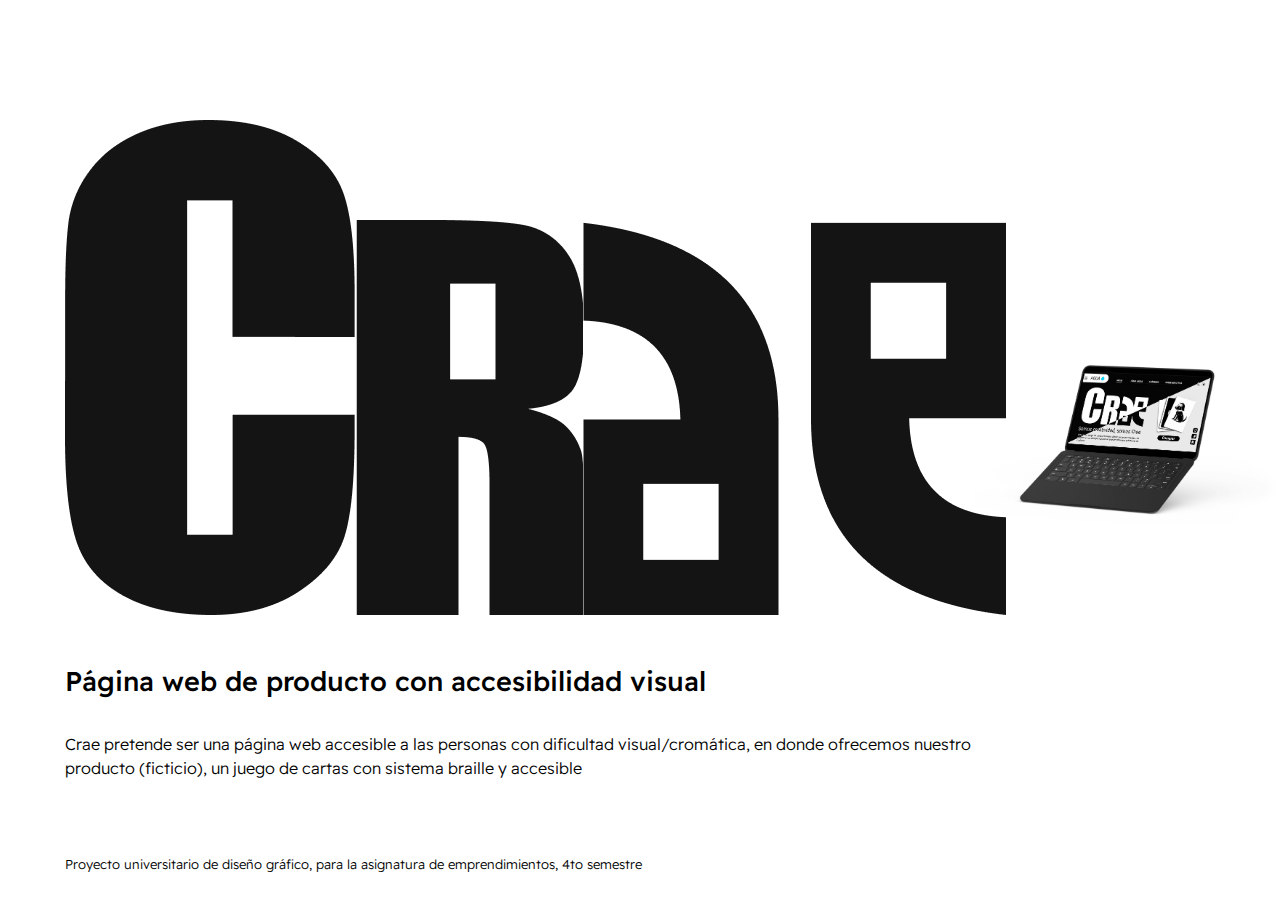
<file: index.html>
<!DOCTYPE html>
<html lang="en">

<head>
    <meta charset="UTF-8">
    <meta name="viewport" content="width=device-width, initial-scale=1.0">
    <link rel="stylesheet" href="src/css/style.css">
    <title>Presentacion</title>
</head>

<body>

    <div class="contenido_izq">

        <a href="views/inicio.html">
            <div class="contenedor_titulo">

                <img src="src/storage/img/C.png" alt="C" class="C">
                <img src="src/storage/img/R.png" alt="R" class="R">
                <img src="src/storage/img/A.png" alt="A" class="A">
                <img src="src/storage/img/E.png" alt="E" class="E">

            </div>
        </a>


        <div class="contenedor_subtitulo">
            <p>
                Página web de producto con accesibilidad visual
            </p>
        </div>

        <div class="contenedor_parrafo">
            <p>
                Crae pretende ser una página web accesible a las personas con dificultad visual/cromática, en donde
                ofrecemos nuestro producto (ficticio), un juego de cartas con sistema braille y accesible
            </p>
        </div>



        <div class="parrafo_final">
            <p>
                Proyecto universitario de diseño gráfico, para la asignatura de emprendimientos, 4to semestre
            </p>
        </div>

    </div>

    <div class="contenido_derecha">


        <img src="src/storage/img/PixelBook Go.png" alt="">



    </div>


</body>

</html>
</file>
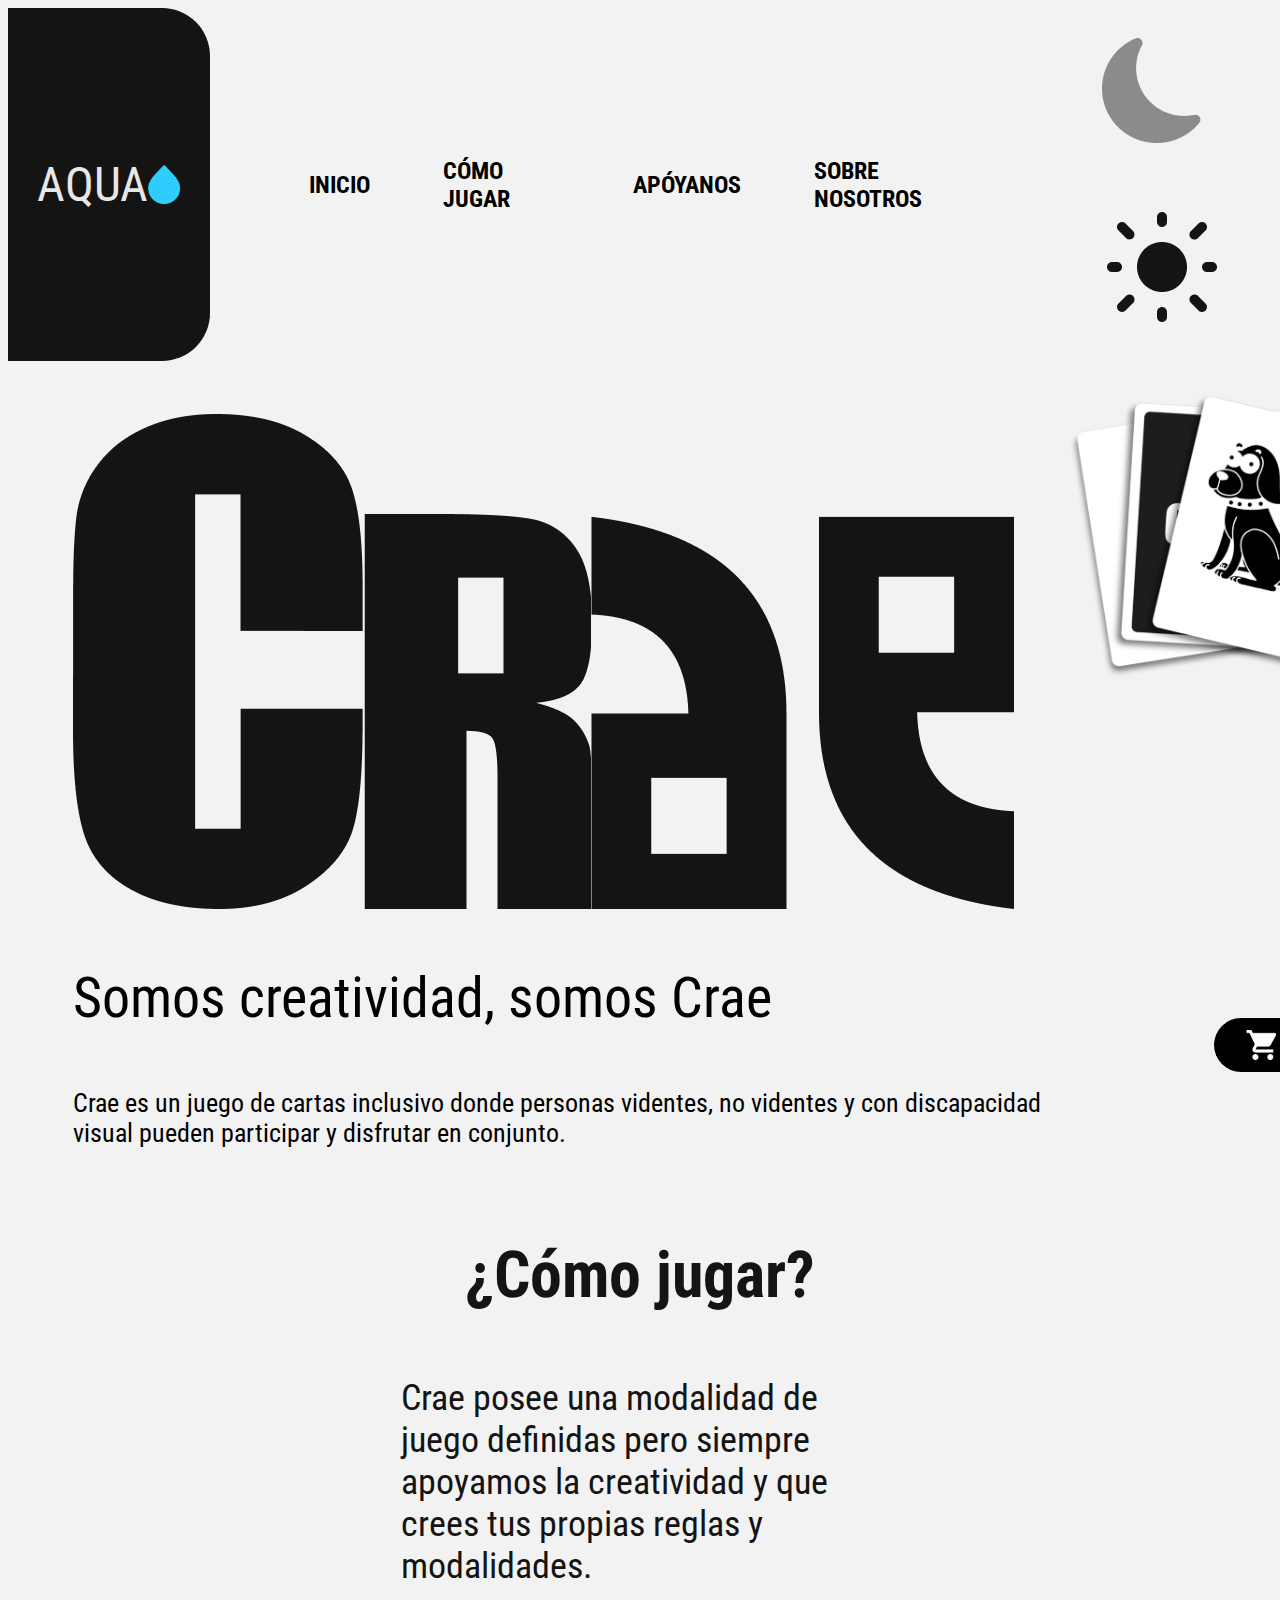
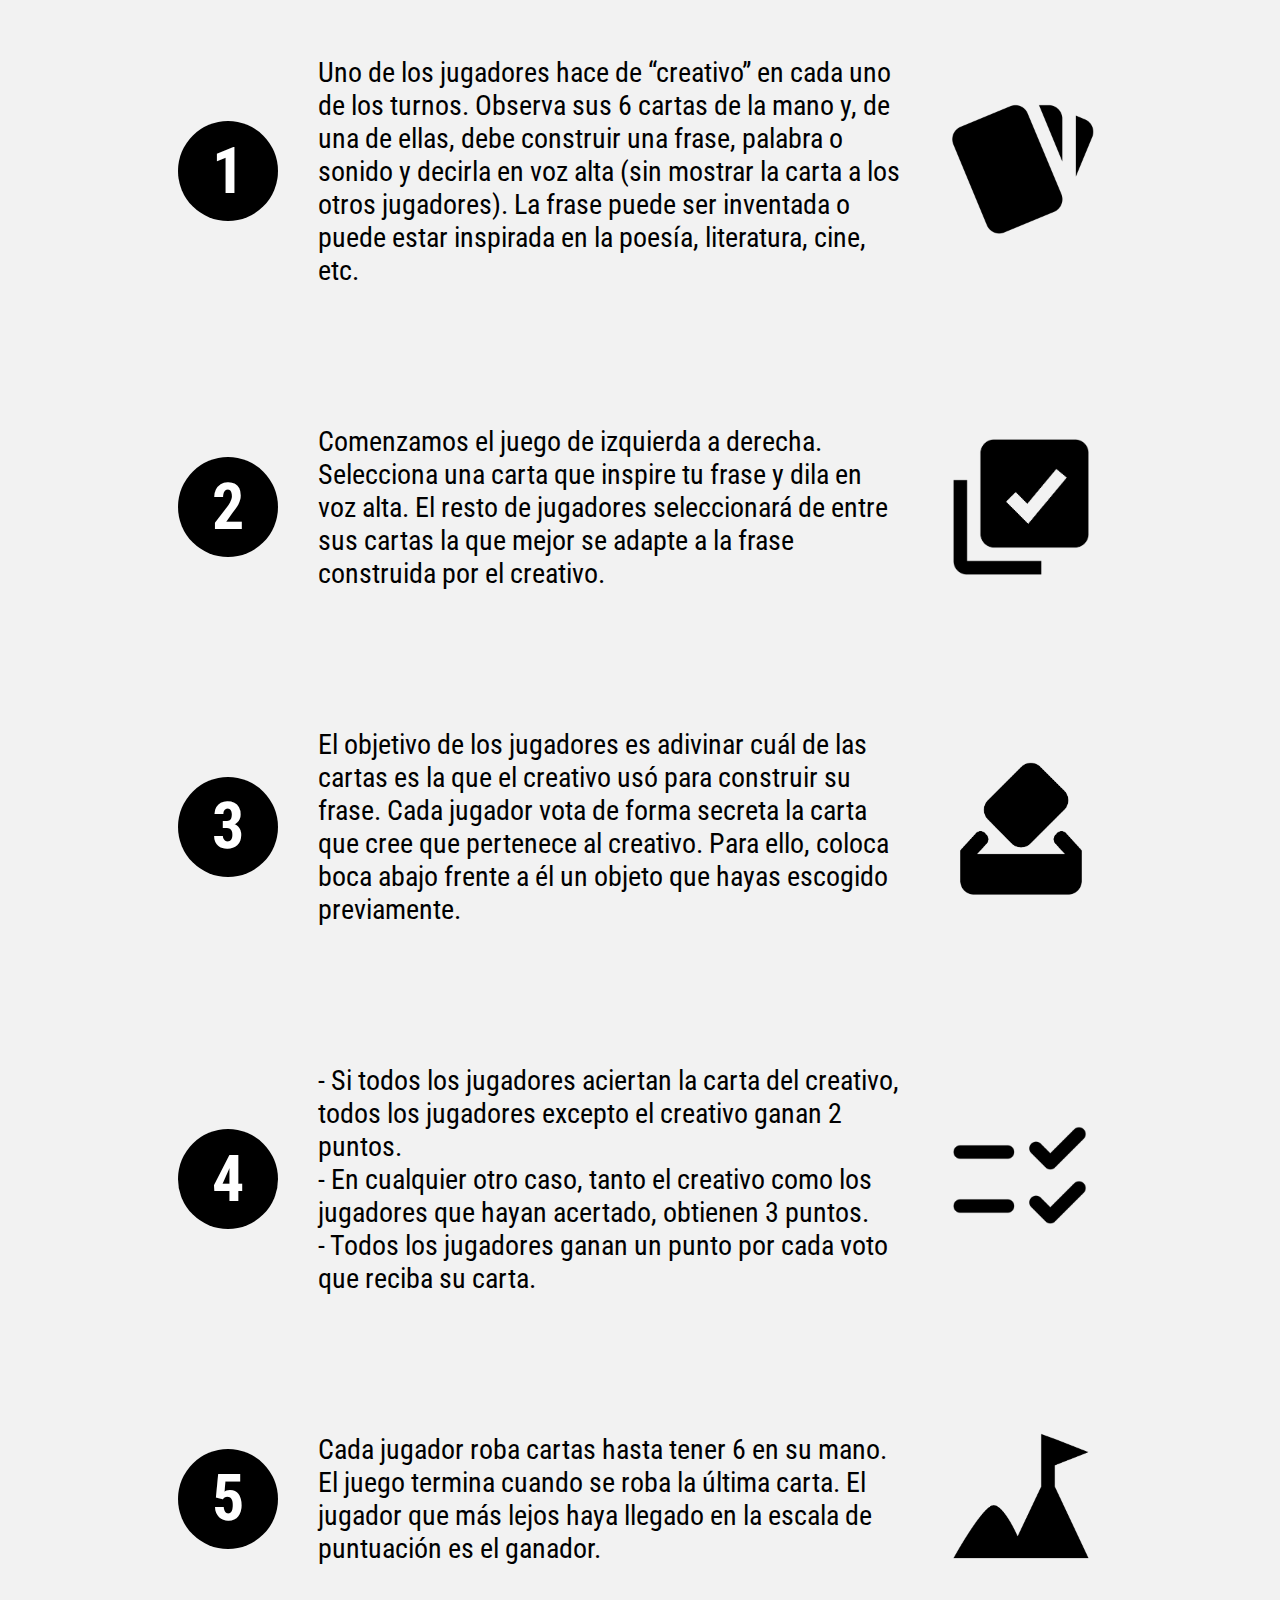
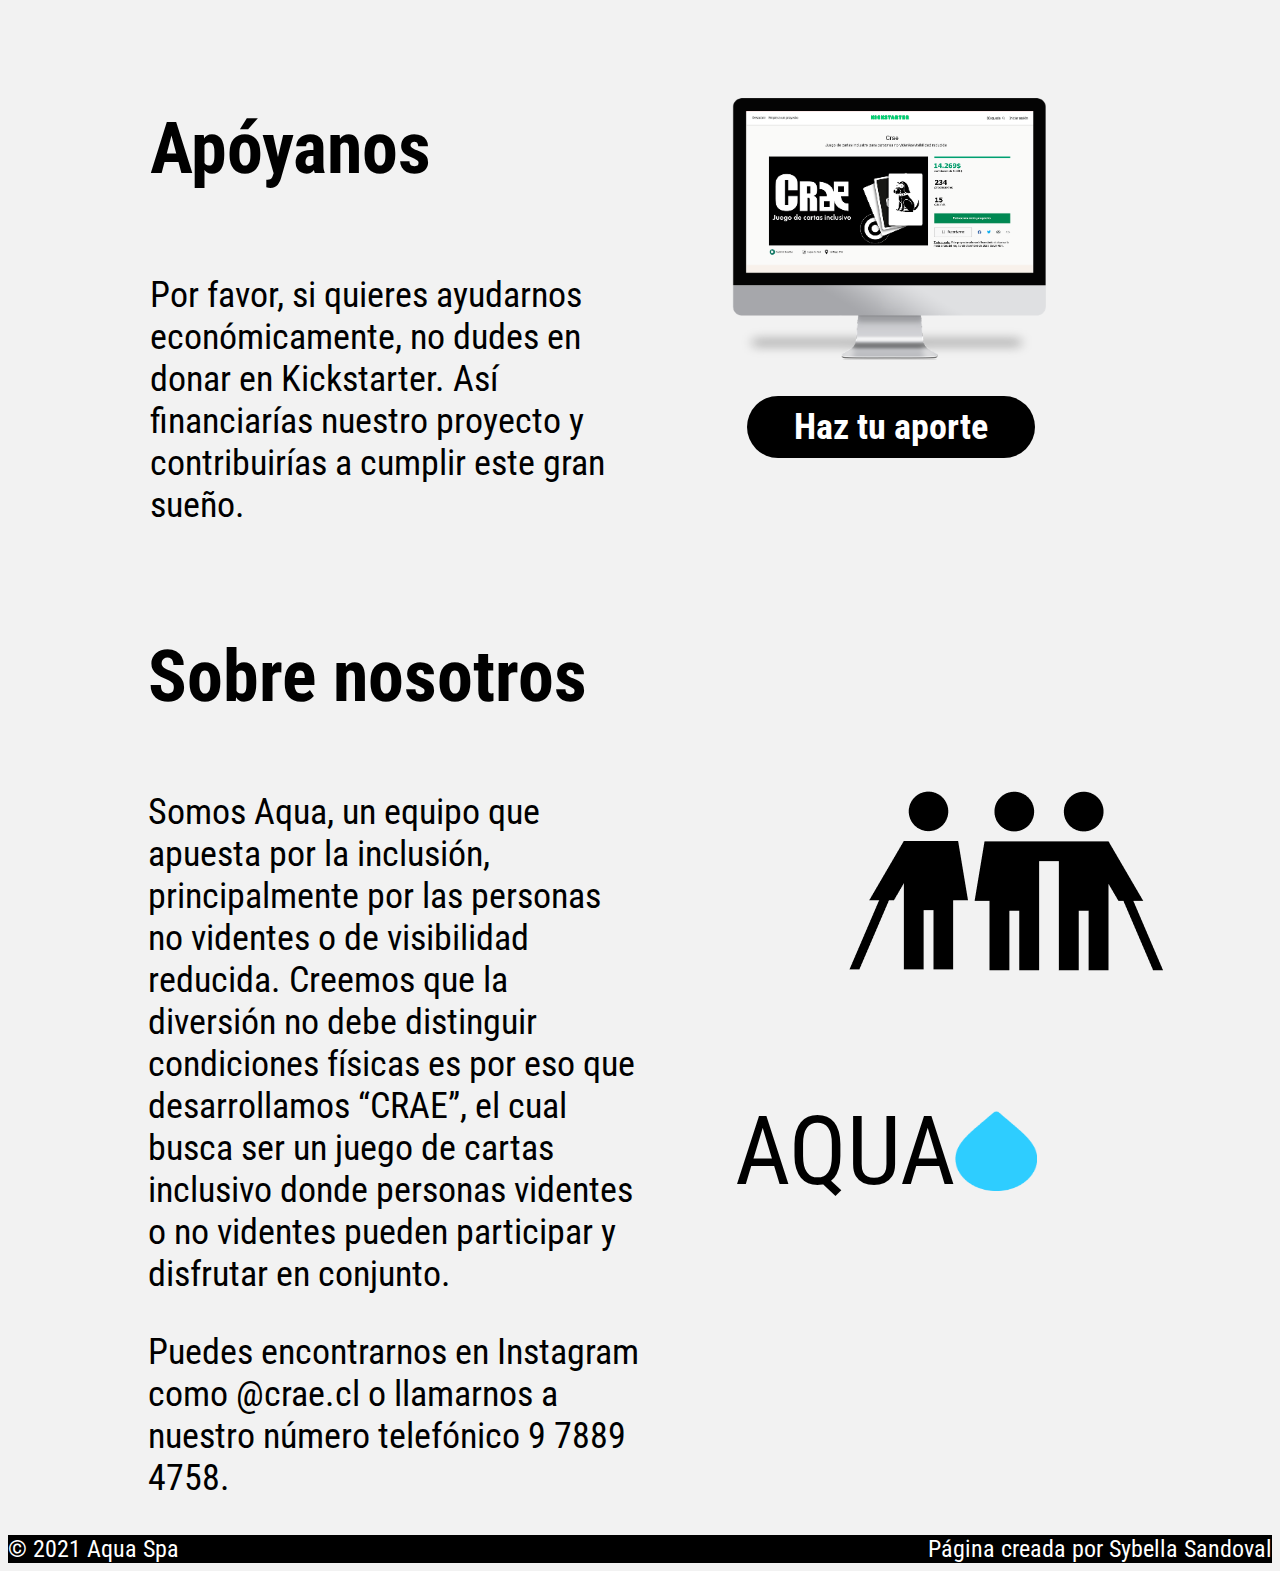
<file: views/inicio.html>
<!DOCTYPE html>
<html lang="en">

<head>
    <meta charset="UTF-8">
    <meta name="viewport" content="width=device-width, initial-scale=1.0">
    <link rel="stylesheet" href="../src/css/inicio.css">
    <title>AQUA</title>
</head>
<header>

    <div class="aqua">
        <p>
            AQUA
        </p>
        <img src="../src/storage/img/aqua.png" alt="aqua">
    </div>

    <nav>
        <a href="../views/inicio.html">
            <p>
                INICIO
            </p>
        </a>
        <a href="#comojugar">
            <p>
                CÓMO JUGAR
            </p>
        </a>
        <a href="#apoyanos">
            <p>
                APÓYANOS
            </p>

        </a>
        <a href="#sobrenosotros">

            <p>
                SOBRE NOSOTROS
            </p>
        </a>
    </nav>

    <div>

        <img src="../src/storage/img/bi_moon-fill.png" alt="" class="luna">
        <img src="../src/storage/img/akar-icons_sun-fill.png" alt="" class="luna">

    </div>
</header>




<body>
    <div class="contenido">

        <div class="contenido_izq">

            <div class="contenedor_titulo">

                <img src="../src/storage/img/C.png" alt="C" class="C">
                <img src="../src/storage/img/R.png" alt="R" class="R">
                <img src="../src/storage/img/A.png" alt="A" class="A">
                <img src="../src/storage/img/E.png" alt="E" class="E">

            </div>

            <div class="contenedor_subtitulo">
                <p>
                    Somos creatividad, somos Crae
                </p>
            </div>

            <div class="contenedor_parrafo">
                <p>
                    Crae es un juego de cartas inclusivo donde personas videntes, no videntes y con discapacidad visual
                    pueden participar y disfrutar en conjunto.
                </p>
            </div>

        </div>


        <div class="contenido_der">
            <img src="../src/storage/img/perro2.png" alt="">



            <div class="comprar">
                <img src="../src/storage/img/carro-blanco.png" alt="">
                <p>
                    Comprar
                </p>
            </div>



            <div class="logos">
                <img src="../src/storage/img/ant-design_instagram-filled (1).png" alt="">
                <img src="../src/storage/img/brandico_facebook-rect (1).png" alt="">
                <img src="../src/storage/img/Font_Awesome_5_brands_kickstarter 2.png" alt="">
            </div>

        </div>


    </div>



    </div>



    <div class="contenido_2" id="comojugar">
        <p class="titulo">
            ¿Cómo jugar?
        </p>

        <p class="parrafo_sub">
            Crae posee una modalidad de juego definidas pero siempre apoyamos la creatividad y que crees tus propias
            reglas
            y modalidades.
        </p>



        <div class="secciones">
            <div class="circulo">
                <p class="numero">
                    1
                </p>
            </div>
            <p class="texto">
                Uno de los jugadores hace de “creativo” en cada uno de los turnos. Observa sus 6 cartas de la mano y, de
                una
                de ellas, debe construir una frase, palabra o sonido y decirla en voz alta (sin mostrar la carta a los
                otros
                jugadores). La frase puede ser inventada o puede estar inspirada en la poesía, literatura, cine, etc.

            </p>
            <img src="../src/storage/img/mdi_cards.png" alt="">
        </div>



        <div class="secciones">
            <div class="circulo">
                <p class="numero">
                    2
                </p>
            </div>
            <p class="texto">
                Comenzamos el juego de izquierda a derecha. Selecciona una carta que inspire tu frase y dila en voz
                alta. El resto de jugadores seleccionará de entre sus cartas la que mejor se adapte a la frase
                construida por el creativo.
            </p>
            <img src="../src/storage/img/bx_bxs-select-multiple.png" alt="">
        </div>


        <div class="secciones">
            <div class="circulo">
                <p class="numero">
                    3
                </p>
            </div>
            <p class="texto">
                El objetivo de los jugadores es adivinar cuál de las cartas es la que el creativo usó para construir su
                frase. Cada jugador vota de forma secreta la carta que cree que pertenece al creativo. Para ello, coloca
                boca abajo frente a él un objeto que hayas escogido previamente.
            </p>
            <img src="../src/storage/img/ic_round-how-to-vote.png" alt="">
        </div>


        <div class="secciones">
            <div class="circulo">
                <p class="numero">
                    4
                </p>
            </div>
            <p class="texto">
                - Si todos los jugadores aciertan la carta del creativo, todos los jugadores excepto el creativo ganan 2
                puntos.
                <br>
                - En cualquier otro caso, tanto el creativo como los jugadores que hayan acertado, obtienen 3 puntos.
                <br>
                - Todos los jugadores ganan un punto por cada voto que reciba su carta.
            </p>
            <img src="../src/storage/img/ic_round-checklist-rtl.png" alt="">
        </div>


        <div class="secciones">
            <div class="circulo">
                <p class="numero">
                    5
                </p>
            </div>
            <p class="texto">
                Cada jugador roba cartas hasta tener 6 en su mano. El juego termina cuando se roba la última carta. El
                jugador que más lejos haya llegado en la escala de puntuación es el ganador.
            </p>
            <img src="../src/storage/img/mdi_summit.png" alt="">
        </div>



        <div class="apoyanos_seccion" id="apoyanos">

            <div class="apoyanos_seccion_izq">
                <p class="apoyanos_seccion_titulo">
                    Apóyanos
                </p>

                <p class="apoyanos_seccion_parrafo">
                    Por favor, si quieres ayudarnos económicamente, no dudes en donar en Kickstarter.
                    Así financiarías nuestro proyecto y contribuirías a cumplir este gran sueño.
                </p>
            </div>


            <div class="apoyanos_seccion_der">
                <div class="apoyanos_seccion_imagen_container">
                    <img src="../src/storage/img/OS971A1 1.png" alt="" class="apoyanos_seccion_img">

                </div>

                <div class="apoyanos_seccion_boton">
                    <p>
                        Haz tu aporte
                    </p>
                </div>
            </div>


        </div>



        <div class="sobre_nosotros" id="sobrenosotros">
            <div class="sobre_nosotros_izq">
                <p class="sobre_nosotros_titulo">
                    Sobre nosotros
                </p>
                <p class="sobre_nosotros_parrafo">
                    Somos Aqua, un equipo que apuesta por la inclusión, principalmente por las personas no videntes o de
                    visibilidad reducida.
                    Creemos que la diversión no debe distinguir condiciones físicas es por eso que desarrollamos “CRAE”,
                    el cual busca ser un juego de cartas inclusivo donde personas videntes o no videntes pueden
                    participar y disfrutar en conjunto.
                </p>
                <p class="sobre_nosotros_parrafo">
                    Puedes encontrarnos en Instagram como @crae.cl o llamarnos a nuestro número telefónico 9 7889 4758.

                </p>
            </div>
            <div class="sobre_nosotros_der">
                <div class="sobre_nosotros_der_img">

                    <img src="../src/storage/img/blind-right.png" alt="" class="sobre_nosotros_der_img_izq">
                    <img src="../src/storage/img/people+blind.png" alt="sobre_nosotros_der_img_der"
                        class="sobre_nosotros_der_img_der">

                </div>
                <div class="sobre_nosotros_der_aqua_container">
                    <p class="sobre_nosotros_der_aqua">
                        AQUA
                    </p>
                    <img src="../src/storage/img/aqua.png" alt="">
                </div>

            </div>
        </div>

</body>

<footer>
    <div class="izq">
        © 2021 Aqua Spa
    </div>
    <div class="der">
        Página creada por Sybella Sandoval
    </div>
</footer>

</html>
</file>
<file: src/css/style.css>
@import url(variables.css);

* {
    padding: 0;
    margin: 0;
    box-sizing: border-box;
}

body {
    display: grid;
    grid-template-columns: 1fr 1fr;
    min-height: 100vh;

}

.contenido_izq {
    display: grid;
    row-gap: 0px;
}


.contenedor_titulo {
    width: 100%;
    display: grid;
    grid-template-columns: 1fr 1fr 1fr 1fr;

    align-items: baseline;

    margin-top: 120px;
    margin-left: 65px;


}









.contenedor_subtitulo {
    margin-left: 65px;

    font-family: ReadexPro-Medium;
    font-size: 27px;
    width: 100%;

    margin-top: 21px;
    margin-bottom: 5px;
}



.contenedor_parrafo {
    margin-left: 65px;

    font-family: ReadexPro-Light;
    font-size: 16px;
    line-height: 151.5%;
    width: 100%;
}



.parrafo_final {
    margin-left: 65px;

    margin-top: 47px;
    font-family: ReadexPro-Light;
    font-size: 13px;
    width: 100%;
}








.contenido_derecha {
    display: flex;
    justify-content: center;
    align-items: center;
    position: relative;
}



.contenido_derecha img {
    width: 100%;
    position: absolute;
}
</file>
<file: src/css/inicio.css>
@import url(variables.css);

html {
    background-color: #F2F2F2;
}

header {
    display: grid;
    grid-template-columns: 1fr 1fr 1fr;
    justify-content: space-between;


}

header .aqua {
    display: flex;
    flex-direction: row;
    align-items: center;
    justify-content: center;
    border-radius: 0px 48px 48px 0px;

    margin-right: 99px;

    font-family: RobotoCondensed-Regular;
    font-size: 48px;
    background-color: #141414;

}


header .aqua p {
    color: #E7E7E7;
}

header .aqua img {
    object-fit: contain;
    max-width: 32.26px;
    margin-left: 12.67;
}


header nav {
    width: 100%;
    display: flex;
    gap: 73px;

    align-items: center;
    justify-content: space-between;

    font-family: RobotoCondensed-Bold;
    font-size: 24px;

    margin-right: 100px;

}

header nav a {
    text-decoration: none;
    color: black;

}


header .luna {
    max-width: 100%;
    margin: 30px 0px 30px 130px;
}


.contenido {
    display: grid;
    grid-template-columns: 1fr 1fr;
    gap: 35px;
}

.contenedor_titulo {
    width: 100%;
    display: grid;
    grid-template-columns: 1fr 1fr 1fr 1fr;

    align-items: baseline;

    margin-top: 53px;
    margin-left: 65px;
}

.contenedor_subtitulo {
    margin-left: 65px;

    font-family: RobotoCondensed-Regular;
    font-size: 56.4px;
    width: 100%;

    margin-top: 21px;
    margin-bottom: 5px;
}



.contenedor_parrafo {
    margin-left: 65px;

    font-family: RobotoCondensed-Regular;
    font-size: 26px;
    line-height: auto;
    width: 100%;
}

.contenido_der {
    display: grid;
    grid-template-columns: 1fr 82px;
    grid-template-areas: "imagen logos";
}

.contenido_der img {
    grid-area: imagen;
    width: 80%;
}

.comprar {
    grid-area: imagen;
    background-color: black;
    color: white;
    width: 237px;
    gap: 7px;
    height: 54px;
    margin-top: 657px;
    margin-left: 197px;
    border-radius: 31.5px;
    display: flex;
    align-items: center;
    justify-content: center;
    font-family: RobotoCondensed-Bold;
    font-size: 40px;
}

.comprar img {
    object-fit: contain;
    max-width: 30px;
    max-height: 30px;
}




.comprar .logos {
    display: flex;
    grid-area: logos;
    background-color: black;
    margin-top: 367px;
}

.contenido_2 {
    display: flex;
    align-items: center;
    justify-content: center;
    flex-direction: column;
}

.titulo {
    font-family: RobotoCondensed-Bold;
    font-size: 64px;
    color: var(--color-2);
}

.parrafo_sub {
    font-family: RobotoCondensed-Regular;
    font-size: 36px;
    color: var(--color-2);
    margin: 0px 393px;
}

.secciones {
    margin: 41px 170px;
    display: flex;
    gap: 40px;
    justify-content: center;
    align-items: center;
    font-family: RobotoCondensed-Regular;
    font-size: 28px;
}

.circulo {
    width: 100px;
    height: 100px;
    border-radius: 50%;
    background-color: black;
    display: flex;
    justify-content: center;
    align-items: center;
}

.numero {
    border-radius: 50%;
    font-size: 64px;
    font-family: RobotoCondensed-Bold;
    margin: 10px 40px;
    color: white;
}

.secciones img {
    width: 162px;
}


.apoyanos_seccion {
    display: grid;
    grid-template-columns: 1fr 1fr;
    grid-template-areas: "izq der";
}

.apoyanos_seccion_izq {
    grid-area: izq;
    margin-left: 142px;
}

.apoyanos_seccion_der {
    grid-area: der;
    margin-right: 131px;
}

.apoyanos_seccion_titulo {
    font-family: RobotoCondensed-Bold;
    font-size: 72px;

}

.apoyanos_seccion_parrafo {
    font-family: RobotoCondensed-Regular;
    font-size: 36px;
    margin-top: 83px;
}

.apoyanos_seccion_imagen_container {
    display: flex;
    align-items: center;
    justify-content: center;
}

.apoyanos_seccion_img {
    width: 80%;

}

.apoyanos_seccion_boton {
    display: flex;
    justify-content: center;
    align-items: center;

}

.apoyanos_seccion_boton p {
    padding: 10px 47px;
    border-radius: 32.5px;
    background-color: black;
    color: white;
    font-size: 36px;
    font-family: RobotoCondensed-Bold;
}




.sobre_nosotros {
    display: grid;
    grid-template-columns: 1fr 1fr;
    grid-template-areas: "izq der";
}

.sobre_nosotros_izq {
    grid-area: izq;
    margin-left: 140px;
}

.sobre_nosotros_der {
    grid-area: der;
    margin-right: 140px;
}

.sobre_nosotros_titulo {
    font-family: RobotoCondensed-Bold;
    font-size: 72px;
}

.sobre_nosotros_parrafo {
    font-size: 36px;
    font-family: RobotoCondensed-Regular;
}


.sobre_nosotros_der_img {
    margin-top: 200px;
    margin-left: 170px;
    display: flex;
    position: relative;
}

.sobre_nosotros_der_img_izq {
    position: relative;
    left: 0;
}

.sobre_nosotros_der_img_der {
    position: absolute;
    left: 120px;
}

.sobre_nosotros_der_aqua_container {
    display: flex;
    align-items: center;
    justify-content: center;
}

.sobre_nosotros_der_aqua {
    font-size: 96px;
    font-family: RobotoCondensed-Regular;
}

.sobre_nosotros_der_aqua_container img {
    width: 82px;
    height: 80px;
}


footer {
    display: flex;
    justify-content: space-between;
    align-items: center;
    color: white;
    width: 100%;
    font-size: 24px;
    font-family: RobotoCondensed-Regular;
    background-color: black;
}
</file>
